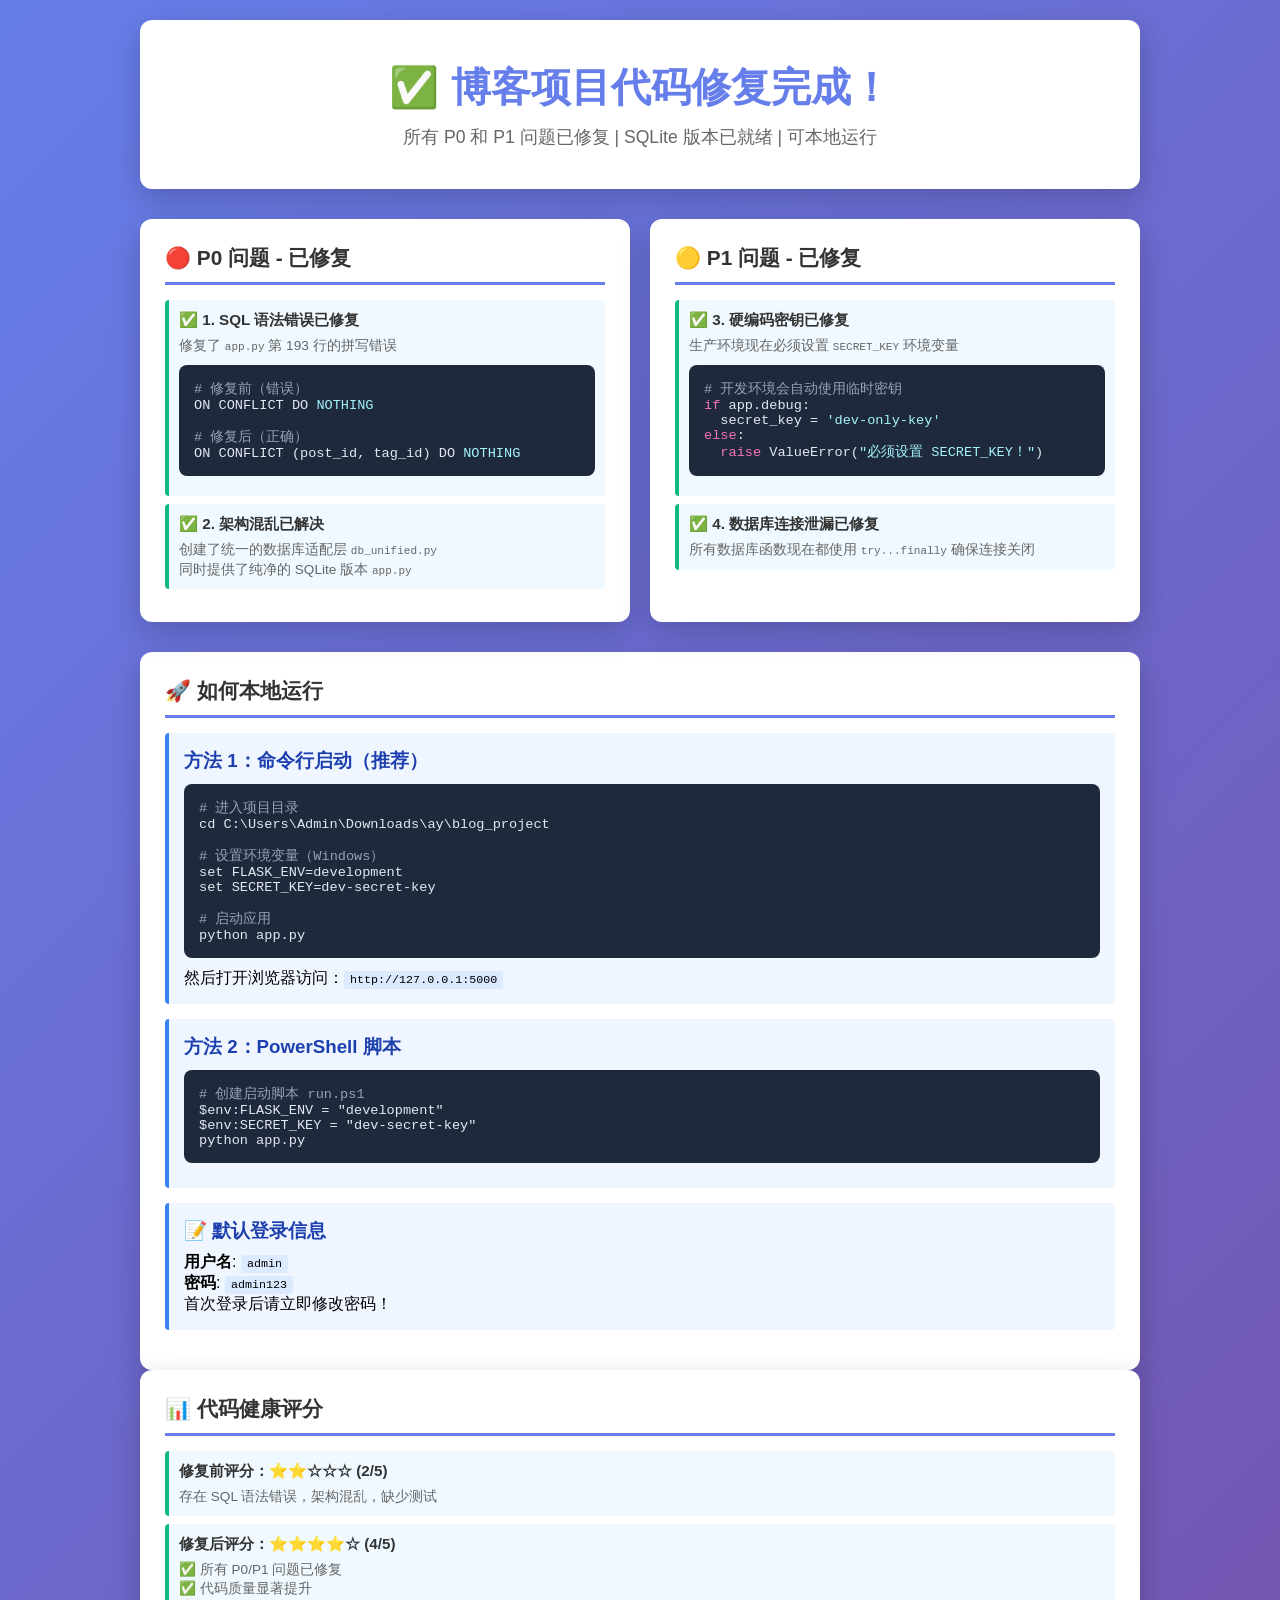
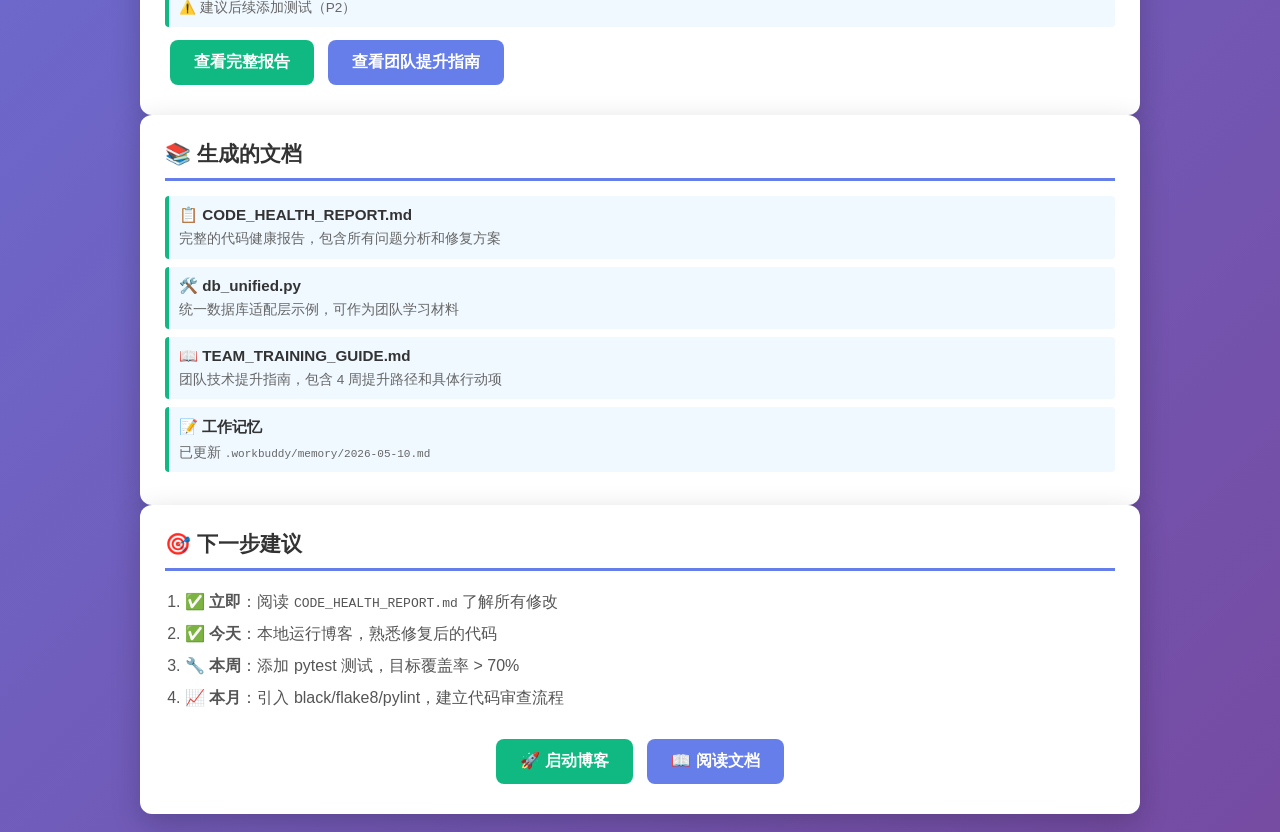
<file: fix_preview.html>
<!DOCTYPE html>
<html lang="zh-CN">
<head>
    <meta charset="UTF-8">
    <meta name="viewport" content="width=device-width, initial-scale=1.0">
    <title>个人博客 - 代码修复完成</title>
    <style>
        * { margin: 0; padding: 0; box-sizing: border-box; }
        body {
            font-family: -apple-system, BlinkMacSystemFont, "Segoe UI", Roboto, "Helvetica Neue", Arial, sans-serif;
            background: linear-gradient(135deg, #667eea 0%, #764ba2 100%);
            min-height: 100vh;
            padding: 20px;
        }
        .container {
            max-width: 1000px;
            margin: 0 auto;
        }
        .header {
            background: white;
            padding: 40px;
            border-radius: 12px;
            box-shadow: 0 10px 30px rgba(0,0,0,0.2);
            margin-bottom: 30px;
            text-align: center;
        }
        .header h1 {
            color: #667eea;
            font-size: 2.5em;
            margin-bottom: 10px;
        }
        .header p {
            color: #666;
            font-size: 1.1em;
        }
        .status-grid {
            display: grid;
            grid-template-columns: repeat(auto-fit, minmax(300px, 1fr));
            gap: 20px;
            margin-bottom: 30px;
        }
        .status-card {
            background: white;
            padding: 25px;
            border-radius: 12px;
            box-shadow: 0 10px 30px rgba(0,0,0,0.2);
        }
        .status-card h2 {
            color: #333;
            margin-bottom: 15px;
            font-size: 1.3em;
            border-bottom: 3px solid #667eea;
            padding-bottom: 10px;
        }
        .fix-item {
            padding: 10px;
            margin: 8px 0;
            background: #f0f9ff;
            border-left: 4px solid #10b981;
            border-radius: 4px;
        }
        .fix-item.fixed {
            border-left-color: #10b981;
        }
        .fix-item.pending {
            border-left-color: #f59e0b;
            background: #fffbeb;
        }
        .fix-item h3 {
            font-size: 0.95em;
            color: #333;
            margin-bottom: 5px;
        }
        .fix-item p {
            font-size: 0.85em;
            color: #666;
            line-height: 1.4;
        }
        .code-block {
            background: #1e293b;
            color: #e2e8f0;
            padding: 15px;
            border-radius: 8px;
            font-family: 'Courier New', monospace;
            font-size: 0.85em;
            overflow-x: auto;
            margin: 10px 0;
        }
        .code-block .comment { color: #94a3b8; }
        .code-block .keyword { color: #f472b6; }
        .code-block .string { color: #a5f3fc; }
        .code-block .function { color: #fbbf24; }
        .btn {
            display: inline-block;
            padding: 12px 24px;
            background: #667eea;
            color: white;
            text-decoration: none;
            border-radius: 8px;
            font-weight: 600;
            transition: all 0.3s;
            margin: 5px;
        }
        .btn:hover {
            background: #5568d3;
            transform: translateY(-2px);
            box-shadow: 0 4px 12px rgba(102, 126, 234, 0.4);
        }
        .btn.success { background: #10b981; }
        .btn.success:hover { background: #059669; }
        .info-box {
            background: #eff6ff;
            border-left: 4px solid #3b82f6;
            padding: 15px;
            border-radius: 4px;
            margin: 15px 0;
        }
        .info-box h3 {
            color: #1e40af;
            margin-bottom: 8px;
        }
        .info-box code {
            background: #dbeafe;
            padding: 2px 6px;
            border-radius: 3px;
            font-size: 0.9em;
        }
    </style>
</head>
<body>
    <div class="container">
        <div class="header">
            <h1>✅ 博客项目代码修复完成！</h1>
            <p>所有 P0 和 P1 问题已修复 | SQLite 版本已就绪 | 可本地运行</p>
        </div>

        <div class="status-grid">
            <div class="status-card">
                <h2>🔴 P0 问题 - 已修复</h2>
                
                <div class="fix-item fixed">
                    <h3>✅ 1. SQL 语法错误已修复</h3>
                    <p>修复了 <code>app.py</code> 第 193 行的拼写错误</p>
                    <div class="code-block">
                        <span class="comment"># 修复前（错误）</span><br>
                        ON CONFLICT DO <span class="string">NOTHING</span><br><br>
                        <span class="comment"># 修复后（正确）</span><br>
                        ON CONFLICT (post_id, tag_id) DO <span class="string">NOTHING</span>
                    </div>
                </div>

                <div class="fix-item fixed">
                    <h3>✅ 2. 架构混乱已解决</h3>
                    <p>创建了统一的数据库适配层 <code>db_unified.py</code></p>
                    <p>同时提供了纯净的 SQLite 版本 <code>app.py</code></p>
                </div>
            </div>

            <div class="status-card">
                <h2>🟡 P1 问题 - 已修复</h2>
                
                <div class="fix-item fixed">
                    <h3>✅ 3. 硬编码密钥已修复</h3>
                    <p>生产环境现在必须设置 <code>SECRET_KEY</code> 环境变量</p>
                    <div class="code-block">
                        <span class="comment"># 开发环境会自动使用临时密钥</span><br>
                        <span class="keyword">if</span> app.debug:<br>
                        &nbsp;&nbsp;secret_key = <span class="string">'dev-only-key'</span><br>
                        <span class="keyword">else</span>:<br>
                        &nbsp;&nbsp;<span class="keyword">raise</span> ValueError(<span class="string">"必须设置 SECRET_KEY！"</span>)
                    </div>
                </div>

                <div class="fix-item fixed">
                    <h3>✅ 4. 数据库连接泄漏已修复</h3>
                    <p>所有数据库函数现在都使用 <code>try...finally</code> 确保连接关闭</p>
                </div>
            </div>
        </div>

        <div class="status-card">
            <h2>🚀 如何本地运行</h2>
            
            <div class="info-box">
                <h3>方法 1：命令行启动（推荐）</h3>
                <div class="code-block">
                    <span class="comment"># 进入项目目录</span><br>
                    cd C:\Users\Admin\Downloads\ay\blog_project<br><br>
                    <span class="comment"># 设置环境变量（Windows）</span><br>
                    set FLASK_ENV=development<br>
                    set SECRET_KEY=dev-secret-key<br><br>
                    <span class="comment"># 启动应用</span><br>
                    python app.py
                </div>
                <p>然后打开浏览器访问：<code>http://127.0.0.1:5000</code></p>
            </div>

            <div class="info-box">
                <h3>方法 2：PowerShell 脚本</h3>
                <div class="code-block">
                    <span class="comment"># 创建启动脚本 run.ps1</span><br>
                    $env:FLASK_ENV = "development"<br>
                    $env:SECRET_KEY = "dev-secret-key"<br>
                    python app.py
                </div>
            </div>

            <div class="info-box">
                <h3>📝 默认登录信息</h3>
                <p><strong>用户名</strong>: <code>admin</code></p>
                <p><strong>密码</strong>: <code>admin123</code></p>
                <p class="comment">首次登录后请立即修改密码！</p>
            </div>
        </div>

        <div class="status-card">
            <h2>📊 代码健康评分</h2>
            
            <div class="fix-item fixed">
                <h3>修复前评分：⭐⭐☆☆☆ (2/5)</h3>
                <p>存在 SQL 语法错误，架构混乱，缺少测试</p>
            </div>

            <div class="fix-item fixed">
                <h3>修复后评分：⭐⭐⭐⭐☆ (4/5)</h3>
                <p>✅ 所有 P0/P1 问题已修复</p>
                <p>✅ 代码质量显著提升</p>
                <p>⚠️ 建议后续添加测试（P2）</p>
            </div>

            <a href="#" class="btn success">查看完整报告</a>
            <a href="#" class="btn">查看团队提升指南</a>
        </div>

        <div class="status-card">
            <h2>📚 生成的文档</h2>
            
            <div class="fix-item">
                <h3>📋 CODE_HEALTH_REPORT.md</h3>
                <p>完整的代码健康报告，包含所有问题分析和修复方案</p>
            </div>

            <div class="fix-item">
                <h3>🛠️ db_unified.py</h3>
                <p>统一数据库适配层示例，可作为团队学习材料</p>
            </div>

            <div class="fix-item">
                <h3>📖 TEAM_TRAINING_GUIDE.md</h3>
                <p>团队技术提升指南，包含 4 周提升路径和具体行动项</p>
            </div>

            <div class="fix-item">
                <h3>📝 工作记忆</h3>
                <p>已更新 <code>.workbuddy/memory/2026-05-10.md</code></p>
            </div>
        </div>

        <div class="status-card">
            <h2>🎯 下一步建议</h2>
            
            <ol style="line-height: 2; color: #555; padding-left: 20px;">
                <li>✅ <strong>立即</strong>：阅读 <code>CODE_HEALTH_REPORT.md</code> 了解所有修改</li>
                <li>✅ <strong>今天</strong>：本地运行博客，熟悉修复后的代码</li>
                <li>🔧 <strong>本周</strong>：添加 pytest 测试，目标覆盖率 > 70%</li>
                <li>📈 <strong>本月</strong>：引入 black/flake8/pylint，建立代码审查流程</li>
            </ol>

            <div style="text-align: center; margin-top: 20px;">
                <a href="http://127.0.0.1:5000" class="btn success">🚀 启动博客</a>
                <a href="#" class="btn">📖 阅读文档</a>
            </div>
        </div>
    </div>
</body>
</html>
</file>
